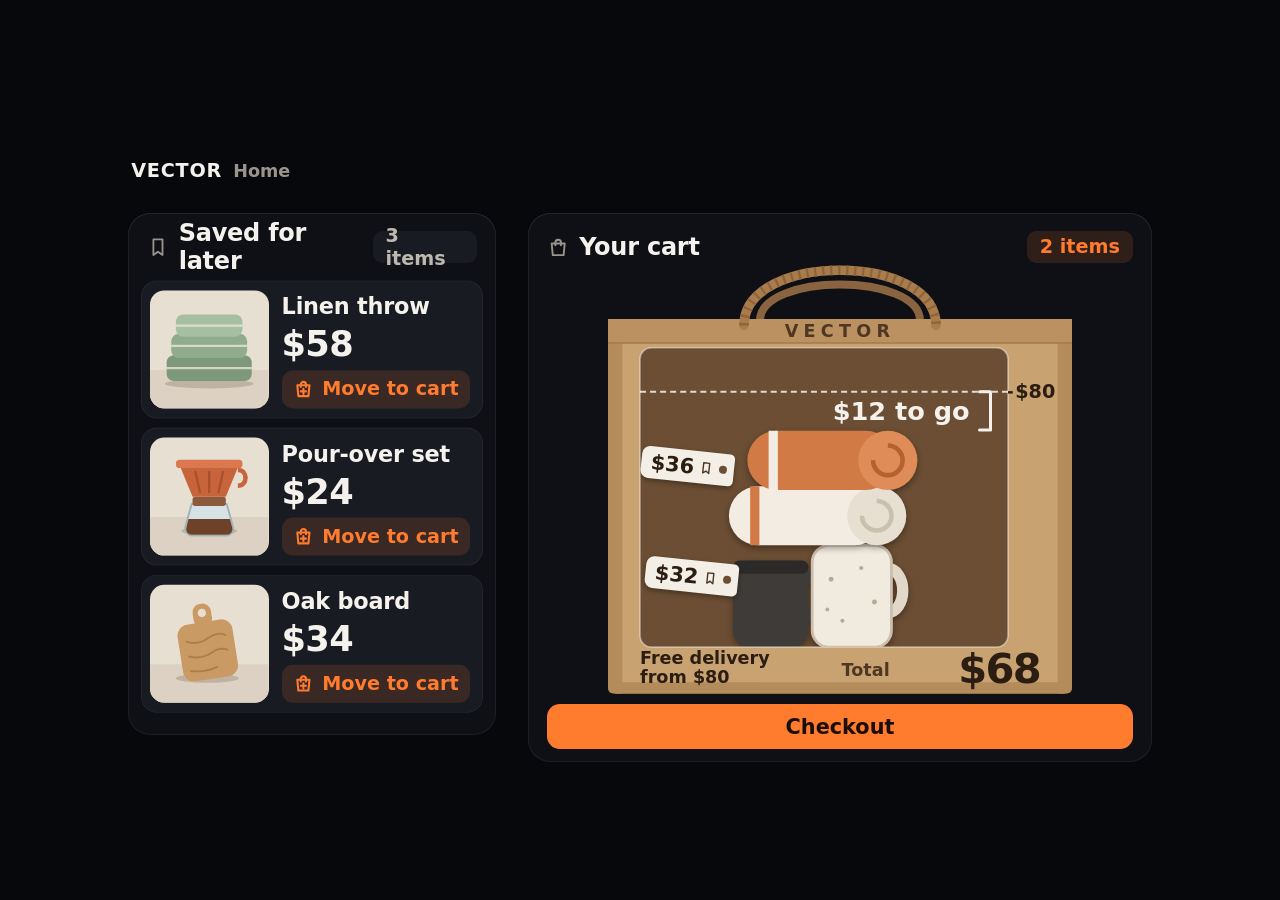
<file: index.html>
<!doctype html>
<html lang="en">
<head>
  <meta charset="utf-8">
  <meta name="viewport" content="width=device-width,initial-scale=1">
  <title>Saved to Cart — veraetogrex_portfolio</title>
  <link rel="stylesheet" href="style.css">
</head>
<body>
  <!-- Saved to Cart · zero dependencies · github.com/veraetogrex-portfolio -->
  <section class="sc" id="shop" aria-label="Saved items and cart">
    <p class="sc-brand"><b>VECTOR</b><span>Home</span></p>

    <div class="sc-panel sc-panel-saved" aria-hidden="true"></div>
    <div class="sc-panel sc-panel-cart" aria-hidden="true"></div>

    <header class="sc-head sc-head-saved">
      <h2><svg viewBox="0 0 24 24" aria-hidden="true"><path d="M7 3.5h10v17l-5-3.6-5 3.6z"/></svg>Saved for later</h2>
      <span class="sc-count" data-list="saved">3 items</span>
    </header>
    <header class="sc-head sc-head-cart">
      <h2><svg viewBox="0 0 24 24" aria-hidden="true"><path d="M5 8h14l-1.2 12.5H6.2z"/><path d="M9 10V7a3 3 0 0 1 6 0v3"/></svg>Your cart</h2>
      <span class="sc-count is-cart" data-list="cart">2 items</span>
    </header>

    <div class="sc-saved" role="list" aria-label="Saved for later"></div>
    <!-- the space a moved card leaves keeps its outline and the way back -->
    <div class="sc-undo" role="status"><span class="sc-undo-art" aria-hidden="true"></span>
      <p class="sc-undo-t"><b>In your cart</b><span class="sc-undo-what">Pour-over set</span></p>
      <button class="sc-undo-btn"><svg viewBox="0 0 24 24" aria-hidden="true"><path d="M9 7L4.5 11.5 9 16"/><path d="M5 11.5h9a5 5 0 0 1 0 10h-2"/></svg>Undo</button></div>

    <!-- the cart is a kraft paper bag; through its window you see the things inside, up to a dashed free-delivery line -->
    <div class="sc-bag">
      <div class="sc-bag-inside" aria-hidden="true"></div>
      <div class="sc-line" aria-hidden="true"><i></i></div>
      <div class="sc-gap" aria-hidden="true"></div>
      <p class="sc-togo" aria-hidden="true">$12 to go</p>
      <p class="sc-over" aria-hidden="true">+$12</p>
      <div class="sc-bag-items" role="list" aria-label="In your cart"></div>
      <svg class="sc-bag-front" viewBox="0 0 580 528" aria-hidden="true"></svg>
      <p class="sc-mark" aria-hidden="true">$80</p>
      <p class="sc-print" aria-hidden="true">VECTOR</p>
      <p class="sc-rim">Free delivery<br>from $80</p>
      <p class="sc-sticker" aria-hidden="true"><svg viewBox="0 0 24 24"><path d="M5 12.5l4.5 4.5L19 7.5"/></svg>Free delivery</p>
      <p class="sc-total-label">Total</p>
      <p class="sc-total" aria-live="polite">$68</p>
    </div>
    <button class="sc-checkout">Checkout</button>

    <div class="sc-flyer" aria-hidden="true"></div>
    <p class="sc-live" aria-live="polite"></p>
  </section>

  <script src="script.js"></script>
</body>
</html>
</file>
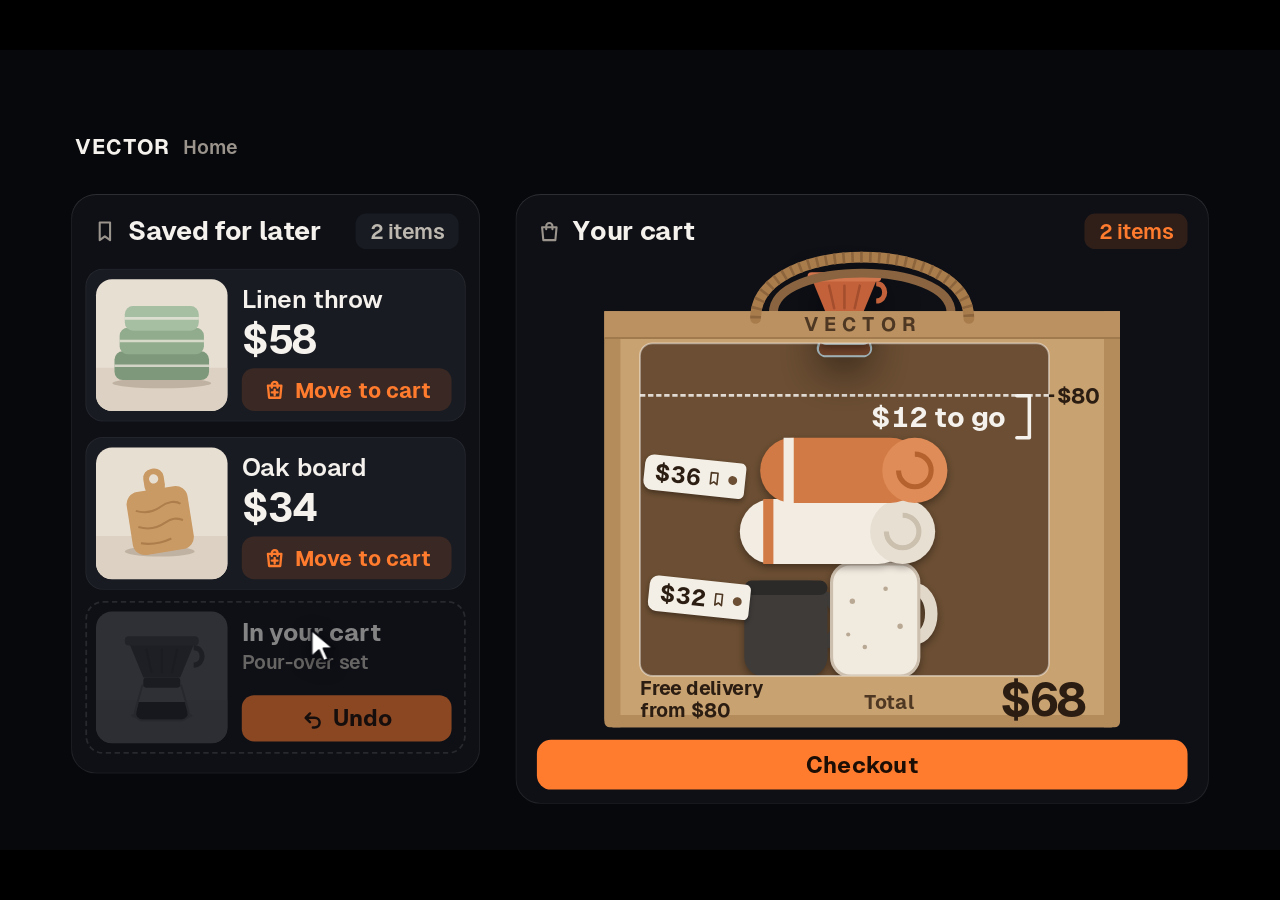
<file: mockup/saved-to-cart.autoplay.html>
<!doctype html>
<html lang="en">
<head>
<meta charset="utf-8">
<meta name="viewport" content="width=device-width,initial-scale=1">
<title>T27 Saved to Cart — a saved item drops into the paper bag and lifts the pile past the free-delivery line</title>
<link rel="stylesheet" href="_shared/nocturne.css">
<link rel="stylesheet" href="../style.css">
<style>
  /* the component from ../, dressed in Nocturne type; no grid on the app screen */
  #stage{background:var(--page);--font:var(--f-text);--display:var(--f-text)}
  #stage .sc{position:absolute;left:40px;top:58px;zoom:1;z-index:1}
  body.autoplay #stage :focus-visible{outline:none}
  body.autoplay #li-cursor{transition:none}   /* visible from frame one, no fade at the loop seam */
  #li-cursor svg{transform:scale(1.6);transform-origin:4px 3px}   /* the hand stays readable in a phone-sized reel */
</style>
</head>
<body>
<div id="stage" data-title="T27 Saved to Cart" data-url="veraetogrex-portfolio.github.io/saved-to-cart">
  <section class="sc" id="shop" aria-label="Saved items and cart">
    <p class="sc-brand"><b>VECTOR</b><span>Home</span></p>

    <div class="sc-panel sc-panel-saved" aria-hidden="true"></div>
    <div class="sc-panel sc-panel-cart" aria-hidden="true"></div>

    <header class="sc-head sc-head-saved">
      <h2><svg viewBox="0 0 24 24" aria-hidden="true"><path d="M7 3.5h10v17l-5-3.6-5 3.6z"/></svg>Saved for later</h2>
      <span class="sc-count" data-list="saved">3 items</span>
    </header>
    <header class="sc-head sc-head-cart">
      <h2><svg viewBox="0 0 24 24" aria-hidden="true"><path d="M5 8h14l-1.2 12.5H6.2z"/><path d="M9 10V7a3 3 0 0 1 6 0v3"/></svg>Your cart</h2>
      <span class="sc-count is-cart" data-list="cart">2 items</span>
    </header>

    <div class="sc-saved" role="list" aria-label="Saved for later"></div>
    <!-- the space a moved card leaves keeps its outline and the way back -->
    <div class="sc-undo" role="status"><span class="sc-undo-art" aria-hidden="true"></span>
      <p class="sc-undo-t"><b>In your cart</b><span class="sc-undo-what">Pour-over set</span></p>
      <button class="sc-undo-btn"><svg viewBox="0 0 24 24" aria-hidden="true"><path d="M9 7L4.5 11.5 9 16"/><path d="M5 11.5h9a5 5 0 0 1 0 10h-2"/></svg>Undo</button></div>

    <!-- the cart is a kraft paper bag; through its window you see the things inside, up to a dashed free-delivery line -->
    <div class="sc-bag">
      <div class="sc-bag-inside" aria-hidden="true"></div>
      <div class="sc-line" aria-hidden="true"><i></i></div>
      <div class="sc-gap" aria-hidden="true"></div>
      <p class="sc-togo" aria-hidden="true">$12 to go</p>
      <p class="sc-over" aria-hidden="true">+$12</p>
      <div class="sc-bag-items" role="list" aria-label="In your cart"></div>
      <svg class="sc-bag-front" viewBox="0 0 580 528" aria-hidden="true"></svg>
      <p class="sc-mark" aria-hidden="true">$80</p>
      <p class="sc-print" aria-hidden="true">VECTOR</p>
      <p class="sc-rim">Free delivery<br>from $80</p>
      <p class="sc-sticker" aria-hidden="true"><svg viewBox="0 0 24 24"><path d="M5 12.5l4.5 4.5L19 7.5"/></svg>Free delivery</p>
      <p class="sc-total-label">Total</p>
      <p class="sc-total" aria-live="polite">$68</p>
    </div>
    <button class="sc-checkout">Checkout</button>

    <div class="sc-flyer" aria-hidden="true"></div>
    <p class="sc-live" aria-live="polite"></p>
  </section>
</div>
<script>window.AUTOPLAY = true;</script>
<script src="_shared/stage.js"></script>
<script src="../script.js"></script>
<script>
const shopEl = document.querySelector('#shop'), shop = shopEl.shop;
const at = (el, dx = 0, dy = 0) => { const r = Stage.rect(el); return [r.cx + dx, r.cy + dy]; };
Stage.init({
  reset: () => shop.reset(),
  get cursorStart() { return at(shop.moveButton('pour'), 30, 6); },   // resting on "Move to cart" of the $24 pour-over set
  async demo(s) {
    const t0 = performance.now(), start = at(shop.moveButton('pour'), 30, 6);
    await s.wait(60);
    await s.click(start, { ms: 60, hold: 200 });                       // the press: the button fills orange
    await s.wait(300);
    await s.move([300, 850], 600);                                     // out of the way, below the saved list
    await s.until(t0, 3450);                                           // the bag holds its new state for about two seconds
    await s.click(shop.undo, { ms: 420, hold: 160 });                  // Undo: back out of the bag
    await s.move(start, 700);                                         // home before the loop seam
    await s.until(t0, 4900);
  },
});
</script>
</body>
</html>
</file>
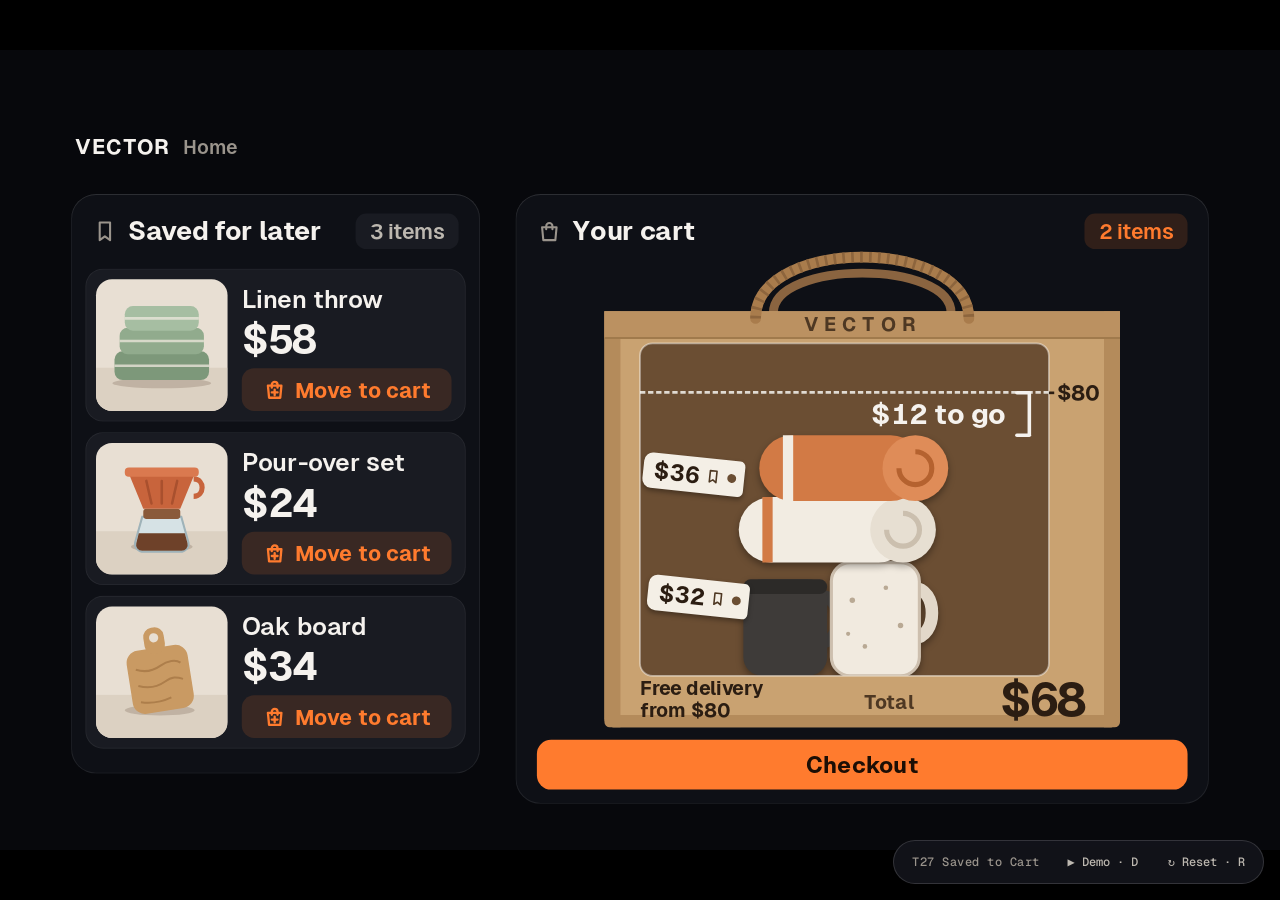
<file: mockup/saved-to-cart.html>
<!doctype html>
<html lang="en">
<head>
<meta charset="utf-8">
<meta name="viewport" content="width=device-width,initial-scale=1">
<title>T27 Saved to Cart — a saved item drops into the paper bag and lifts the pile past the free-delivery line</title>
<link rel="stylesheet" href="_shared/nocturne.css">
<link rel="stylesheet" href="../style.css">
<style>
  /* the component from ../, dressed in Nocturne type; no grid on the app screen */
  #stage{background:var(--page);--font:var(--f-text);--display:var(--f-text)}
  #stage .sc{position:absolute;left:40px;top:58px;zoom:1;z-index:1}
  body.autoplay #stage :focus-visible{outline:none}
  body.autoplay #li-cursor{transition:none}   /* visible from frame one, no fade at the loop seam */
  #li-cursor svg{transform:scale(1.6);transform-origin:4px 3px}   /* the hand stays readable in a phone-sized reel */
</style>
</head>
<body>
<div id="stage" data-title="T27 Saved to Cart" data-url="veraetogrex-portfolio.github.io/saved-to-cart">
  <section class="sc" id="shop" aria-label="Saved items and cart">
    <p class="sc-brand"><b>VECTOR</b><span>Home</span></p>

    <div class="sc-panel sc-panel-saved" aria-hidden="true"></div>
    <div class="sc-panel sc-panel-cart" aria-hidden="true"></div>

    <header class="sc-head sc-head-saved">
      <h2><svg viewBox="0 0 24 24" aria-hidden="true"><path d="M7 3.5h10v17l-5-3.6-5 3.6z"/></svg>Saved for later</h2>
      <span class="sc-count" data-list="saved">3 items</span>
    </header>
    <header class="sc-head sc-head-cart">
      <h2><svg viewBox="0 0 24 24" aria-hidden="true"><path d="M5 8h14l-1.2 12.5H6.2z"/><path d="M9 10V7a3 3 0 0 1 6 0v3"/></svg>Your cart</h2>
      <span class="sc-count is-cart" data-list="cart">2 items</span>
    </header>

    <div class="sc-saved" role="list" aria-label="Saved for later"></div>
    <!-- the space a moved card leaves keeps its outline and the way back -->
    <div class="sc-undo" role="status"><span class="sc-undo-art" aria-hidden="true"></span>
      <p class="sc-undo-t"><b>In your cart</b><span class="sc-undo-what">Pour-over set</span></p>
      <button class="sc-undo-btn"><svg viewBox="0 0 24 24" aria-hidden="true"><path d="M9 7L4.5 11.5 9 16"/><path d="M5 11.5h9a5 5 0 0 1 0 10h-2"/></svg>Undo</button></div>

    <!-- the cart is a kraft paper bag; through its window you see the things inside, up to a dashed free-delivery line -->
    <div class="sc-bag">
      <div class="sc-bag-inside" aria-hidden="true"></div>
      <div class="sc-line" aria-hidden="true"><i></i></div>
      <div class="sc-gap" aria-hidden="true"></div>
      <p class="sc-togo" aria-hidden="true">$12 to go</p>
      <p class="sc-over" aria-hidden="true">+$12</p>
      <div class="sc-bag-items" role="list" aria-label="In your cart"></div>
      <svg class="sc-bag-front" viewBox="0 0 580 528" aria-hidden="true"></svg>
      <p class="sc-mark" aria-hidden="true">$80</p>
      <p class="sc-print" aria-hidden="true">VECTOR</p>
      <p class="sc-rim">Free delivery<br>from $80</p>
      <p class="sc-sticker" aria-hidden="true"><svg viewBox="0 0 24 24"><path d="M5 12.5l4.5 4.5L19 7.5"/></svg>Free delivery</p>
      <p class="sc-total-label">Total</p>
      <p class="sc-total" aria-live="polite">$68</p>
    </div>
    <button class="sc-checkout">Checkout</button>

    <div class="sc-flyer" aria-hidden="true"></div>
    <p class="sc-live" aria-live="polite"></p>
  </section>
</div>
<script src="_shared/stage.js"></script>
<script src="../script.js"></script>
<script>
const shopEl = document.querySelector('#shop'), shop = shopEl.shop;
const at = (el, dx = 0, dy = 0) => { const r = Stage.rect(el); return [r.cx + dx, r.cy + dy]; };
Stage.init({
  reset: () => shop.reset(),
  get cursorStart() { return at(shop.moveButton('pour'), 30, 6); },   // resting on "Move to cart" of the $24 pour-over set
  async demo(s) {
    const t0 = performance.now(), start = at(shop.moveButton('pour'), 30, 6);
    await s.wait(60);
    await s.click(start, { ms: 60, hold: 200 });                       // the press: the button fills orange
    await s.wait(300);
    await s.move([300, 850], 600);                                     // out of the way, below the saved list
    await s.until(t0, 3450);                                           // the bag holds its new state for about two seconds
    await s.click(shop.undo, { ms: 420, hold: 160 });                  // Undo: back out of the bag
    await s.move(start, 700);                                         // home before the loop seam
    await s.until(t0, 4900);
  },
});
</script>
</body>
</html>
</file>
<file: style.css>
/* Saved to Cart — github.com/veraetogrex-portfolio · zero dependencies */
:root {
  --page: #07080c; --shelf-back: #0e1016;           /* page and the two panels */
  --tray: #191b22;                                   /* a saved card */
  --text: #f5f2ee; --text-2: #bdb8b0; --text-3: #9a948c;
  --line: rgba(255, 255, 255, .08);
  --ember: #ff7b2e; --ember-ink: #1c0e05;            /* the move button, free delivery, checkout */
  --ember-soft: rgba(255, 123, 46, .14);
  --ember-lit: #ff9450;                              /* the same orange, lighter: holds 3.5:1 on the dark inside of the bag (+$12, the bracket, the solid line) */
  --studio: #e8dfd3;                                 /* the backdrop of a product photo */
  --kraft: #c9a271; --kraft-fold: #b48b5b; --kraft-in: #6b4e33;   /* the paper bag: front, folds, inside */
  --bag-ink: #2b1d12; --bag-ink-2: #4e3823;          /* what is printed on the bag */
  --font: system-ui, -apple-system, "Segoe UI", sans-serif;
  --display: var(--font);
}
* { box-sizing: border-box; }
body { margin: 0; min-height: 100vh; display: grid; place-items: center; overflow: hidden; background: var(--page); color: var(--text); font: 16px/1.4 var(--font); }
p, h2 { margin: 0; }
button { font: inherit; color: inherit; background: none; border: 0; padding: 0; cursor: pointer; }
button:focus-visible { outline: 3px solid var(--ember); outline-offset: 3px; }

.sc { position: relative; width: 1360px; height: 800px; user-select: none; -webkit-user-select: none; }
@media (max-width: 1400px) { .sc { zoom: .8; } }
@media (max-width: 1100px) { .sc { zoom: .6; } }
@media (max-width: 820px)  { .sc { zoom: .4; } }
@media (max-width: 560px)  { .sc { zoom: .27; } }

.sc-brand { position: absolute; left: 44px; top: 36px; display: flex; align-items: baseline; gap: 14px; }
.sc-brand b { font: 800 24px var(--font); letter-spacing: .04em; }
.sc-brand span { font: 600 22px var(--font); color: var(--text-3); }

.sc-panel { position: absolute; top: 104px; height: 686px; border-radius: 28px; background: var(--shelf-back);
  box-shadow: 0 0 0 1px var(--line) inset, 0 1px 0 rgba(255, 255, 255, .05) inset; }
.sc-panel-saved { left: 40px; width: 460px; height: 652px; }
.sc-panel-cart  { left: 540px; width: 780px; }

.sc-head { position: absolute; top: 124px; height: 44px; display: flex; align-items: center; justify-content: space-between; }
.sc-head-saved { left: 64px; width: 412px; }
.sc-head-cart  { left: 564px; width: 732px; }
.sc-head h2 { display: flex; align-items: center; gap: 12px; font: 700 30px var(--font); letter-spacing: -.01em; }
.sc-head h2 svg { width: 28px; height: 28px; fill: none; stroke: var(--text-3); stroke-width: 2; stroke-linejoin: round; stroke-linecap: round; }
.sc-count { height: 40px; padding: 0 16px; border-radius: 12px; display: inline-flex; align-items: center; background: var(--tray); font: 600 24px var(--font); color: var(--text-2); font-variant-numeric: tabular-nums; }
.sc-count.is-cart { background: var(--ember-soft); color: var(--ember); }

/* saved cards: photo, name, price and the button that sends it to the bag */
.sc-saved { position: absolute; inset: 0; z-index: 0; pointer-events: none; }
/* past three cards they pile up under the third slot: the first one stays on top, the rest show a 10 px edge below it */
.sc-card:nth-child(1) { z-index: 5; } .sc-card:nth-child(2) { z-index: 4; } .sc-card:nth-child(3) { z-index: 3; } .sc-card:nth-child(4) { z-index: 2; } .sc-card:nth-child(5) { z-index: 1; }
.sc-card:focus-within { z-index: 9; }
.sc-card { position: absolute; left: 56px; top: 0; width: 428px; height: 172px; border-radius: 20px; background: var(--tray); pointer-events: auto;
  box-shadow: 0 0 0 1px rgba(255, 255, 255, .06) inset; }
.sc-card .sc-art { position: absolute; left: 12px; top: 12px; }
.sc-name { position: absolute; left: 176px; top: 18px; font: 600 28px/1.15 var(--font); letter-spacing: -.01em; white-space: nowrap; }
.sc-price { position: absolute; left: 176px; top: 58px; font: 700 44px/1 var(--display); letter-spacing: -.02em; font-variant-numeric: tabular-nums; white-space: nowrap; }
.sc-move { position: absolute; left: 176px; top: 112px; width: 236px; height: 48px; border-radius: 14px; display: flex; align-items: center; justify-content: center; gap: 10px;
  background: var(--ember-soft); color: var(--ember); font: 700 24px var(--font); white-space: nowrap; transition: transform .12s ease-out, background-color .12s, color .12s; }
.sc-move svg { width: 26px; height: 26px; fill: none; stroke: currentColor; stroke-width: 2.4; stroke-linecap: round; stroke-linejoin: round; pointer-events: none; }
.sc-move:hover { background: rgba(255, 123, 46, .22); }
.sc-move:active, .sc-move.is-pressed { transform: scale(.95); background: var(--ember); color: var(--ember-ink); }   /* a press you can see from across the room */

.sc-art { display: block; width: 148px; height: 148px; border-radius: 18px; overflow: hidden; background: var(--studio); transform-origin: 0 0; }
.sc-art svg, .sc-obj svg { display: block; width: 100%; height: 100%; }

/* the way back: the space the card left keeps a dashed outline of it, a faded photo and Undo */
.sc-undo { position: absolute; left: 56px; top: 0; width: 428px; height: 172px; border-radius: 20px; border: 2px dashed rgba(245, 242, 238, .22); opacity: 0; visibility: hidden; }
.sc-undo-art { position: absolute; left: 10px; top: 10px; width: 148px; height: 148px; border-radius: 18px; overflow: hidden; background: var(--studio); opacity: .3; filter: grayscale(1); }
.sc-undo-art svg { display: block; width: 100%; height: 100%; }
.sc-undo-t { position: absolute; left: 174px; top: 16px; display: flex; flex-direction: column; gap: 2px; white-space: nowrap; }
.sc-undo-t b { font: 700 28px var(--font); }
.sc-undo-what { font: 600 22px var(--font); color: var(--text-2); }
.sc-undo-btn { position: absolute; left: 174px; top: 104px; width: 236px; height: 52px; border-radius: 14px; display: flex; align-items: center; justify-content: center; gap: 10px;
  background: var(--ember); color: var(--ember-ink); font: 700 26px var(--font); transition: transform .12s ease-out; }
.sc-undo-btn svg { width: 26px; height: 26px; fill: none; stroke: currentColor; stroke-width: 2.6; stroke-linecap: round; stroke-linejoin: round; pointer-events: none; }
.sc-undo-btn:active, .sc-undo-btn.is-pressed { transform: scale(.94); }

/* the bag (component px: 640,176 → 1220,704); no z-index here, so its layers stack with the flying item.
   Window: bag px 40,96 → 500,470, its bottom is $0. The free-delivery line runs across it and on over the kraft to "$80". */
.sc-bag { position: absolute; left: 640px; top: 176px; width: 580px; height: 528px; }
.sc-bag-inside { position: absolute; z-index: 1; left: 30px; top: 86px; width: 480px; height: 394px; background: var(--kraft-in); }
.sc-line { position: absolute; z-index: 2; left: 40px; top: 0; width: 460px; height: 4px; border-top: 3px dashed rgba(245, 242, 238, .85); }
.sc-line i { position: absolute; left: 0; right: 0; top: -4px; height: 5px; background: var(--ember-lit); opacity: 0; transform-origin: 50% 50%; }
/* the gap between the pile and the line: a bracket, pale while short of it, orange once over it */
.sc-gap { position: absolute; z-index: 5; left: 462px; top: 0; width: 18px; height: 0; color: var(--text); }
.sc-gap b { position: absolute; background: currentColor; }
.sc-gap-v { left: 14px; top: 0; width: 4px; height: 100px; transform-origin: 0 0; }   /* 100 px scaled down, not 1 px scaled up: a 1 px box snaps to a whole device pixel under zoom */
.sc-gap-a, .sc-gap-b { left: 0; top: -2px; width: 18px; height: 4px; border-radius: 2px; }
.sc-togo, .sc-over { position: absolute; z-index: 5; left: 252px; top: 0; width: 200px; text-align: right; font: 800 32px/40px var(--font); font-variant-numeric: tabular-nums; white-space: nowrap; }
.sc-togo { color: var(--text); }
.sc-over { color: var(--ember-lit); font-size: 40px; opacity: 0; }
.sc-bag-items { position: absolute; z-index: 3; left: 40px; top: 96px; width: 460px; height: 374px; clip-path: inset(0 round 14px); }
.sc-bag-front { position: absolute; z-index: 4; left: 0; top: 0; width: 580px; height: 528px; overflow: visible; pointer-events: none; }
.sc-mark { position: absolute; z-index: 6; left: 509px; top: 0; font: 800 24px/30px var(--font); color: var(--bag-ink); white-space: nowrap; }
.sc-print { position: absolute; z-index: 6; left: 0; top: 60px; width: 580px; height: 30px; text-align: center; font: 800 22px/30px var(--font); letter-spacing: .3em; color: var(--bag-ink-2); }
.sc-rim { position: absolute; z-index: 6; left: 40px; top: 473px; width: 230px; font: 700 22px/24px var(--font); color: var(--bag-ink); white-space: nowrap; }
.sc-sticker { position: absolute; z-index: 6; left: 30px; top: 474px; width: 240px; height: 48px; border-radius: 14px; display: flex; align-items: center; justify-content: center; gap: 8px;
  background: var(--ember); color: var(--ember-ink); font: 700 26px var(--font); opacity: 0; visibility: hidden; box-shadow: 0 2px 0 rgba(0, 0, 0, .25); white-space: nowrap; }
.sc-sticker svg { width: 30px; height: 30px; fill: none; stroke: currentColor; stroke-width: 3; stroke-linecap: round; stroke-linejoin: round; }
.sc-total-label { position: absolute; z-index: 6; left: 292px; top: 486px; font: 700 22px var(--font); color: var(--bag-ink-2); }
.sc-total { position: absolute; z-index: 6; right: 40px; top: 471px; font: 800 52px/1 var(--display); letter-spacing: -.04em; color: var(--bag-ink); font-variant-numeric: tabular-nums; white-space: nowrap; }

/* what is in the bag: the things themselves, each with a paper price tag (the tag takes it back out) */
.sc-thing { position: absolute; left: 0; top: 0; pointer-events: none; }
.sc-obj { position: absolute; left: 0; top: 0; transform-origin: 50% 82%; filter: drop-shadow(0 4px 4px rgba(0, 0, 0, .35)); }
.sc-tag { position: absolute; left: 0; top: 0; height: 40px; padding: 0 26px 0 12px; border-radius: 10px 6px 6px 10px; display: flex; align-items: center; gap: 6px; pointer-events: auto;
  background: #f4efe6; color: var(--bag-ink); font: 800 26px var(--font); font-variant-numeric: tabular-nums; white-space: nowrap; box-shadow: 0 3px 6px rgba(0, 0, 0, .35); transform-origin: 100% 50%; }
.sc-tag::before { content: ""; position: absolute; right: 9px; top: 15px; width: 10px; height: 10px; border-radius: 50%; background: var(--kraft-in); }
.sc-tag svg { width: 18px; height: 18px; fill: none; stroke: var(--bag-ink-2); stroke-width: 2.4; stroke-linejoin: round; pointer-events: none; }
.sc-tag:hover { background: #fff; }

.sc-checkout { position: absolute; left: 564px; top: 718px; width: 732px; height: 56px; border-radius: 16px; background: var(--ember); color: var(--ember-ink);
  font: 700 26px var(--font); text-align: center; transition: transform .15s ease-out; }
.sc-checkout:active { transform: scale(.98); }

/* the item on its way into the bag (or out of it) */
.sc-flyer { position: absolute; left: 0; top: 0; z-index: 2; width: 148px; height: 148px; opacity: 0; pointer-events: none; transform-origin: 0 0; filter: drop-shadow(0 16px 22px rgba(0, 0, 0, .5)); }

.sc-live { position: absolute; width: 1px; height: 1px; overflow: hidden; clip-path: inset(50%); }
@media (prefers-reduced-motion: reduce) { .sc-move, .sc-undo-btn { transition: none; } }
</file>
<file: mockup/_shared/nocturne.css>
/* Nocturne — shared base styles for the mockups */
@font-face{font-family:"Chakra Petch";font-weight:500;font-display:swap;src:url(fonts/chakra-petch-latin-500-normal.woff2) format("woff2")}
@font-face{font-family:"Chakra Petch";font-weight:600;font-display:swap;src:url(fonts/chakra-petch-latin-600-normal.woff2) format("woff2")}
@font-face{font-family:"Chakra Petch";font-weight:700;font-display:swap;src:url(fonts/chakra-petch-latin-700-normal.woff2) format("woff2")}
@font-face{font-family:"Geist";font-weight:400;font-display:swap;src:url(fonts/geist-sans-latin-400-normal.woff2) format("woff2")}
@font-face{font-family:"Geist";font-weight:500;font-display:swap;src:url(fonts/geist-sans-latin-500-normal.woff2) format("woff2")}
@font-face{font-family:"Geist";font-weight:600;font-display:swap;src:url(fonts/geist-sans-latin-600-normal.woff2) format("woff2")}
@font-face{font-family:"Geist";font-weight:700;font-display:swap;src:url(fonts/geist-sans-latin-700-normal.woff2) format("woff2")}
@font-face{font-family:"Geist Mono";font-weight:400;font-display:swap;src:url(fonts/geist-mono-latin-400-normal.woff2) format("woff2")}
@font-face{font-family:"Geist Mono";font-weight:500;font-display:swap;src:url(fonts/geist-mono-latin-500-normal.woff2) format("woff2")}

:root{
  --void:#07080C; --panel:#0E1016; --panel-2:#111218; --raise:#1A1B24; --raise-2:#22252F;
  --glass:rgba(255,255,255,.05); --glass-strong:rgba(255,255,255,.12);
  --line:rgba(255,255,255,.08); --line-2:rgba(255,255,255,.14);
  --text:#F2F3F7; --text-2:#A4A7B6; --text-3:#7F8293;
  --pulse:#7C6CFF; --pulse-btn:#6A5AF9; --pulse-soft:#A69BFF; --pulse-pale:#C9C2FF;
  --ion:#3FE0D0; --flare:#FF7A45; --pink:#FF6FB5; --amber:#FFB547;
  --daylight:#F4F5F8;
  --r-field:10px; --r-card:14px; --r-panel:20px;
  --f-display:"Chakra Petch","Geist",system-ui,sans-serif;
  --f-text:"Geist","Inter",system-ui,-apple-system,sans-serif;
  --f-mono:"Geist Mono",ui-monospace,"SF Mono",Menlo,monospace;
  --ease-out:cubic-bezier(.2,.8,.2,1);
  --ease-io:cubic-bezier(.65,0,.35,1);
  --ease-back:cubic-bezier(.34,1.56,.64,1);
}
*,*::before,*::after{box-sizing:border-box}
html,body{margin:0;height:100%;background:#000;color:var(--text);font-family:var(--f-text);-webkit-font-smoothing:antialiased;overflow:hidden}
button,input,textarea{font:inherit;color:inherit}
button{cursor:pointer;background:none;border:0;padding:0}

/* viewport and scaling */
.li-viewport{position:fixed;inset:0;overflow:hidden;background:#000}
.li-shell{position:absolute;left:50%;top:50%;transform-origin:50% 50%}
#stage{position:relative;width:1440px;height:900px;overflow:hidden;background:var(--void);isolation:isolate}
#stage.grid::before{content:"";position:absolute;inset:0;pointer-events:none;z-index:0;
  background-image:linear-gradient(var(--line) 1px,transparent 1px),linear-gradient(90deg,var(--line) 1px,transparent 1px);
  background-size:48px 48px;background-position:-1px -1px;opacity:.45;
  -webkit-mask-image:radial-gradient(ellipse 75% 70% at 50% 50%,#000 30%,transparent 100%);
          mask-image:radial-gradient(ellipse 75% 70% at 50% 50%,#000 30%,transparent 100%)}

/* browser frame (?frame) */
.li-browser{width:1440px;border-radius:18px;overflow:hidden;background:#15161D;box-shadow:0 0 0 1px rgba(255,255,255,.08),0 40px 120px rgba(0,0,0,.6)}
.li-browser-bar{height:46px;display:flex;align-items:center;gap:16px;padding:0 18px;background:#121319;border-bottom:1px solid var(--line)}
.li-dots{display:flex;gap:8px}.li-dots i{width:12px;height:12px;border-radius:50%;background:#2A2C36;display:block}
.li-dots i:nth-child(1){background:#FF5F57}.li-dots i:nth-child(2){background:#FEBC2E}.li-dots i:nth-child(3){background:#28C840}
.li-url{flex:0 1 520px;margin:0 auto;height:28px;border-radius:8px;background:#1C1D25;display:flex;align-items:center;justify-content:center;gap:8px;font:500 13px var(--f-mono);color:var(--text-2);letter-spacing:.02em}
.li-url::before{content:"";width:9px;height:11px;border:1.5px solid var(--text-3);border-radius:2px 2px 3px 3px;border-top-width:4px;opacity:.7}

/* demo cursor */
#li-cursor{position:absolute;left:0;top:0;width:28px;height:28px;z-index:9999;pointer-events:none;opacity:0;transition:opacity .2s;will-change:transform;filter:drop-shadow(0 4px 10px rgba(0,0,0,.55))}
#li-cursor.on{opacity:1}
#li-cursor svg{display:block;transform-origin:4px 3px;transition:transform .12s var(--ease-out)}
#li-cursor.down svg{transform:scale(.82)}
#li-cursor.grab .arrow{display:none}#li-cursor:not(.grab) .hand{display:none}
.li-ripple{position:absolute;width:44px;height:44px;margin:-22px 0 0 -22px;border-radius:50%;border:2px solid rgba(255,255,255,.85);pointer-events:none;z-index:9998;animation:li-ripple .5s var(--ease-out) forwards}
@keyframes li-ripple{from{transform:scale(.3);opacity:.9}to{transform:scale(1.35);opacity:0}}
#stage.demo-running, #stage.demo-running *{cursor:none!important}

/* control pill outside the stage (interactive mode only) */
.li-controls{position:fixed;right:16px;bottom:16px;z-index:10;display:flex;gap:6px;padding:6px;border-radius:999px;background:rgba(20,21,28,.86);border:1px solid var(--line-2);backdrop-filter:blur(10px);font:500 12px var(--f-mono);letter-spacing:.04em}
.li-controls button{padding:7px 12px;border-radius:999px;color:var(--text-2)}
.li-controls button:hover{background:var(--raise-2);color:var(--text)}
.li-controls .li-title{padding:7px 10px 7px 12px;color:var(--text-3)}
body.autoplay .li-controls,body.clean .li-controls{display:none}

/* shared primitives */
.mono{font-family:var(--f-mono);letter-spacing:.08em;text-transform:uppercase}
.display{font-family:var(--f-display);text-transform:uppercase;letter-spacing:.02em}
.btn{display:inline-flex;align-items:center;justify-content:center;gap:10px;height:52px;padding:0 26px;border-radius:var(--r-field);background:var(--pulse-btn);color:#fff;font:600 17px var(--f-text);box-shadow:0 0 0 1px rgba(255,255,255,.1) inset,0 10px 30px -10px rgba(124,108,255,.8)}
.btn.ghost{background:var(--glass);box-shadow:0 0 0 1px var(--line-2) inset;color:var(--text)}
.field{height:56px;border-radius:var(--r-field);background:rgba(255,255,255,.035);border:1px solid var(--line-2);padding:0 18px;display:flex;align-items:center;font-size:18px;color:var(--text);outline:none;transition:border-color .2s,box-shadow .2s}
.field:focus,.field.focus{border-color:var(--pulse);box-shadow:0 0 0 4px rgba(124,108,255,.18)}
.card{background:var(--panel);border:1px solid var(--line);border-radius:var(--r-panel)}
.hud-corners{position:absolute;inset:-10px;pointer-events:none;
  background:
   linear-gradient(var(--c,var(--line-2)) 0 0) left top/18px 1px no-repeat,linear-gradient(var(--c,var(--line-2)) 0 0) left top/1px 18px no-repeat,
   linear-gradient(var(--c,var(--line-2)) 0 0) right top/18px 1px no-repeat,linear-gradient(var(--c,var(--line-2)) 0 0) right top/1px 18px no-repeat,
   linear-gradient(var(--c,var(--line-2)) 0 0) left bottom/18px 1px no-repeat,linear-gradient(var(--c,var(--line-2)) 0 0) left bottom/1px 18px no-repeat,
   linear-gradient(var(--c,var(--line-2)) 0 0) right bottom/18px 1px no-repeat,linear-gradient(var(--c,var(--line-2)) 0 0) right bottom/1px 18px no-repeat}
.status-line{position:absolute;left:48px;right:48px;bottom:28px;display:flex;justify-content:space-between;font:500 12px var(--f-mono);letter-spacing:.14em;text-transform:uppercase;color:var(--text-3);z-index:2}

@media (prefers-reduced-motion: reduce){
  *,*::before,*::after{animation-duration:150ms!important;transition-duration:150ms!important}
}
</file>
